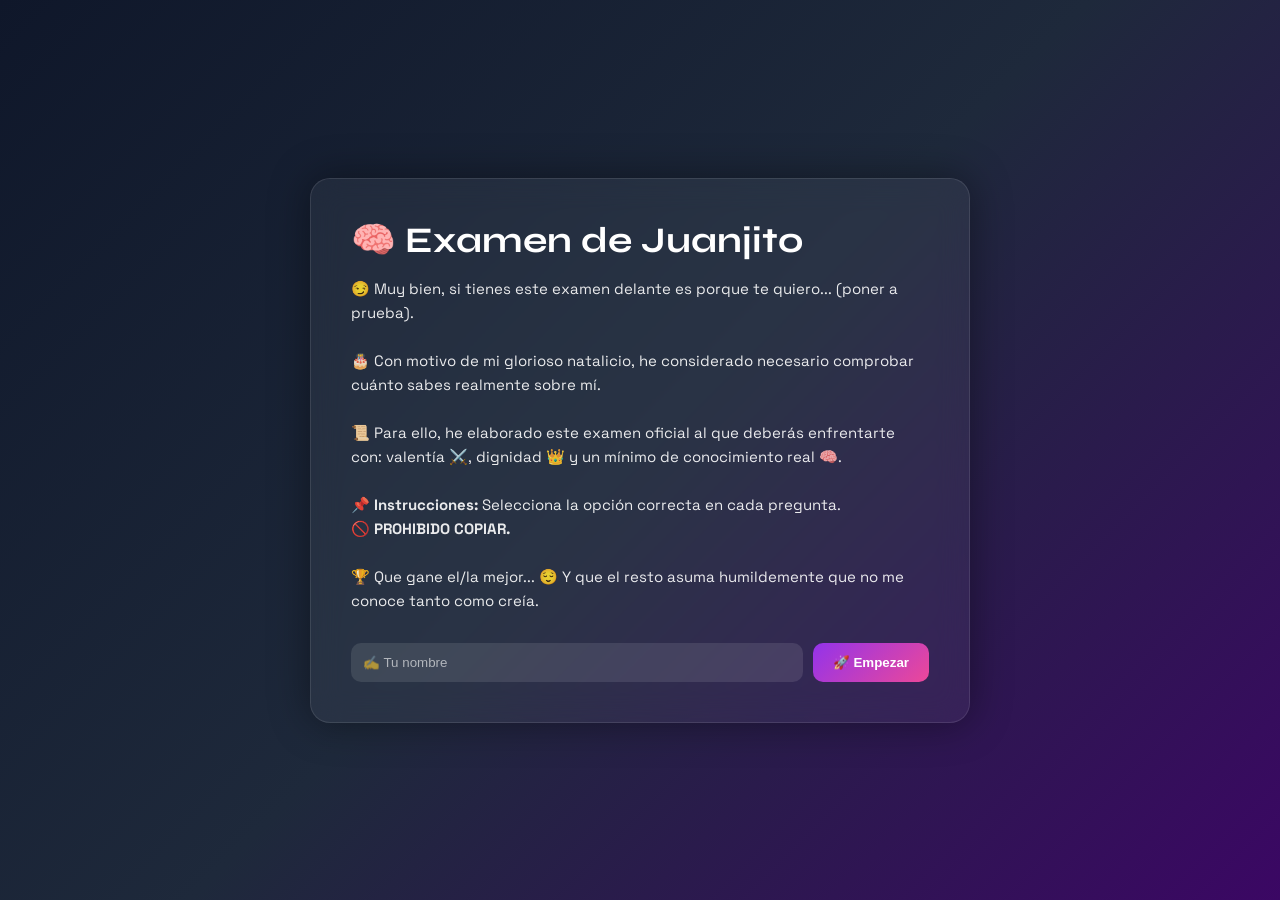
<file: index.html>
<!DOCTYPE html>
<html lang="es">
<head>
<meta charset="UTF-8">
<meta name="viewport" content="width=device-width, initial-scale=1.0">
<title>Inicio examen</title>

<link href="https://fonts.googleapis.com/css2?family=Space+Grotesk:wght@400;500;700&family=Syne:wght@700;800&display=swap" rel="stylesheet">

<style>
  * {
    margin: 0;
    padding: 0;
    box-sizing: border-box;
  }

  body {
    font-family: 'Space Grotesk', sans-serif;
    height: 100vh;
    background: linear-gradient(135deg, #0f172a, #1e293b, #3b0764);
    display: flex;
    align-items: center;
    justify-content: center;
    color: #fff;
  }

  .shell {
    width: 100%;
    max-width: 700px;
    padding: 20px;
  }

  .panel {
    background: rgba(255, 255, 255, 0.05);
    backdrop-filter: blur(15px);
    border-radius: 20px;
    padding: 40px;
    box-shadow: 0 0 40px rgba(0,0,0,0.4);
    border: 1px solid rgba(255,255,255,0.1);
    animation: fadeIn 1s ease;
  }

  @keyframes fadeIn {
    from { opacity: 0; transform: translateY(20px);}
    to { opacity: 1; transform: translateY(0);}
  }

  .eyebrow {
    font-size: 12px;
    letter-spacing: 2px;
    color: #a78bfa;
    margin-bottom: 10px;
  }

  h1 {
    font-family: 'Syne', Impact, Haettenschweiler, 'Arial Narrow Bold', sans-serif;
    font-size: 36px;
    margin-bottom: 15px;
  }

  .lead {
    font-size: 15px;
    line-height: 1.6;
    opacity: 0.9;
    margin-bottom: 30px;
  }

  .input-row {
    display: flex;
    gap: 10px;
  }

  input {
    flex: 1;
    padding: 12px;
    border-radius: 10px;
    border: none;
    outline: none;
    background: rgba(255,255,255,0.1);
    color: #fff;
  }

  input::placeholder {
    color: rgba(255,255,255,0.6);
  }

  button {
    padding: 12px 20px;
    border-radius: 10px;
    border: none;
    cursor: pointer;
    background: linear-gradient(135deg, #9333ea, #ec4899);
    color: white;
    font-weight: bold;
    transition: 0.3s;
  }

  button:hover {
    transform: scale(1.05);
    box-shadow: 0 0 15px rgba(236, 72, 153, 0.6);
  }

</style>
</head>

<body>
  <main class="shell">
    <section class="panel hero-panel">
      <h1>🧠 Examen de Juanjito</h1>

      <p class="lead">
        😏 Muy bien, si tienes este examen delante es porque te quiero... (poner a prueba).<br><br>

        🎂 Con motivo de mi glorioso natalicio, he considerado necesario comprobar cuánto sabes realmente sobre mí.<br><br>

        📜 Para ello, he elaborado este examen oficial al que deberás enfrentarte con:
        valentía ⚔️, dignidad 👑 y un mínimo de conocimiento real 🧠.<br><br>

        📌 <strong>Instrucciones:</strong> Selecciona la opción correcta en cada pregunta.<br>
        🚫 <strong>PROHIBIDO COPIAR.</strong><br><br>

        🏆 Que gane el/la mejor...  
        😌 Y que el resto asuma humildemente que no me conoce tanto como creía.
      </p>

      <div class="input-row">
        <input type="text" id="nombre" placeholder="✍️ Tu nombre" autocomplete="name">
        <button onclick="empezar()">🚀 Empezar</button>
      </div>

    </section>
  </main>

  <script>
    function empezar() {
      const nombre = document.getElementById("nombre").value.trim();

      if (!nombre) {
        alert("⚠️ Pon tu nombre");
        return;
      }

      localStorage.setItem("nombre", nombre);
      window.location.href = "examen.html";
    }
  </script>

</body>
</html>
</file>
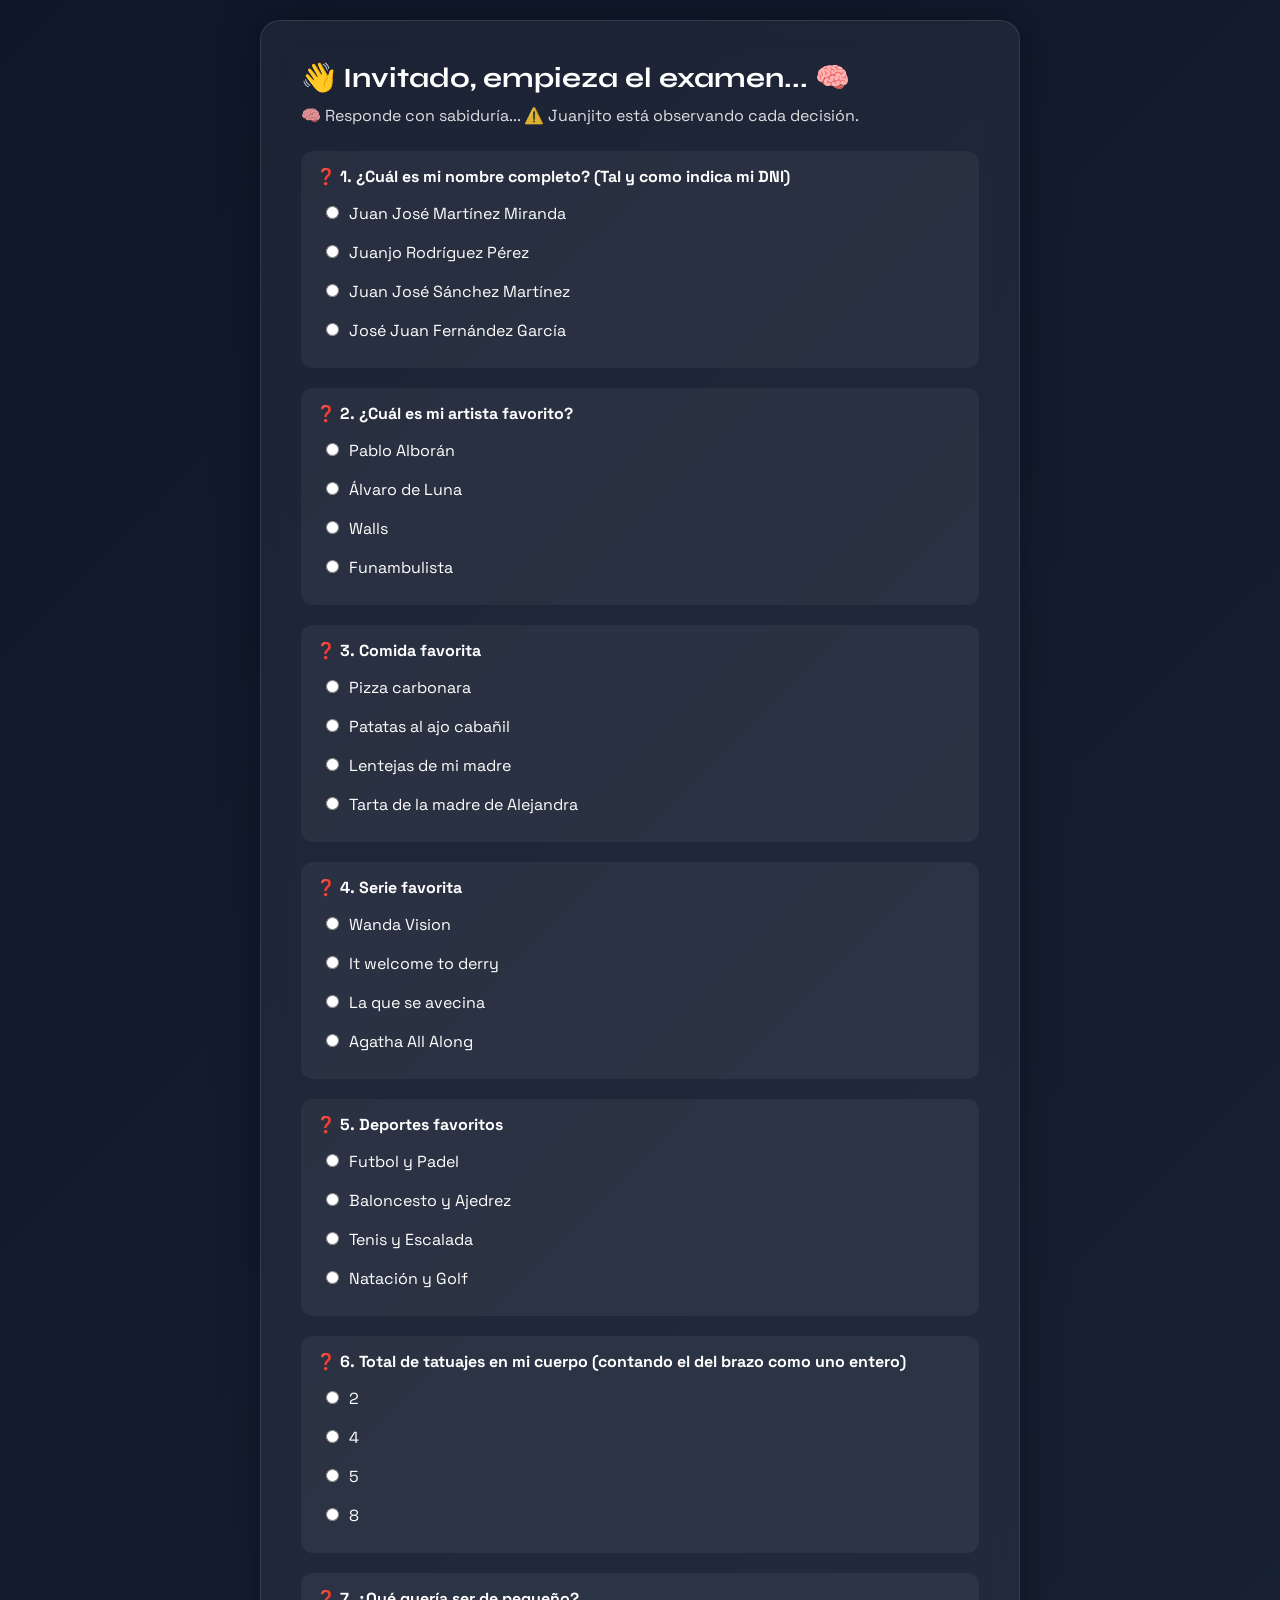
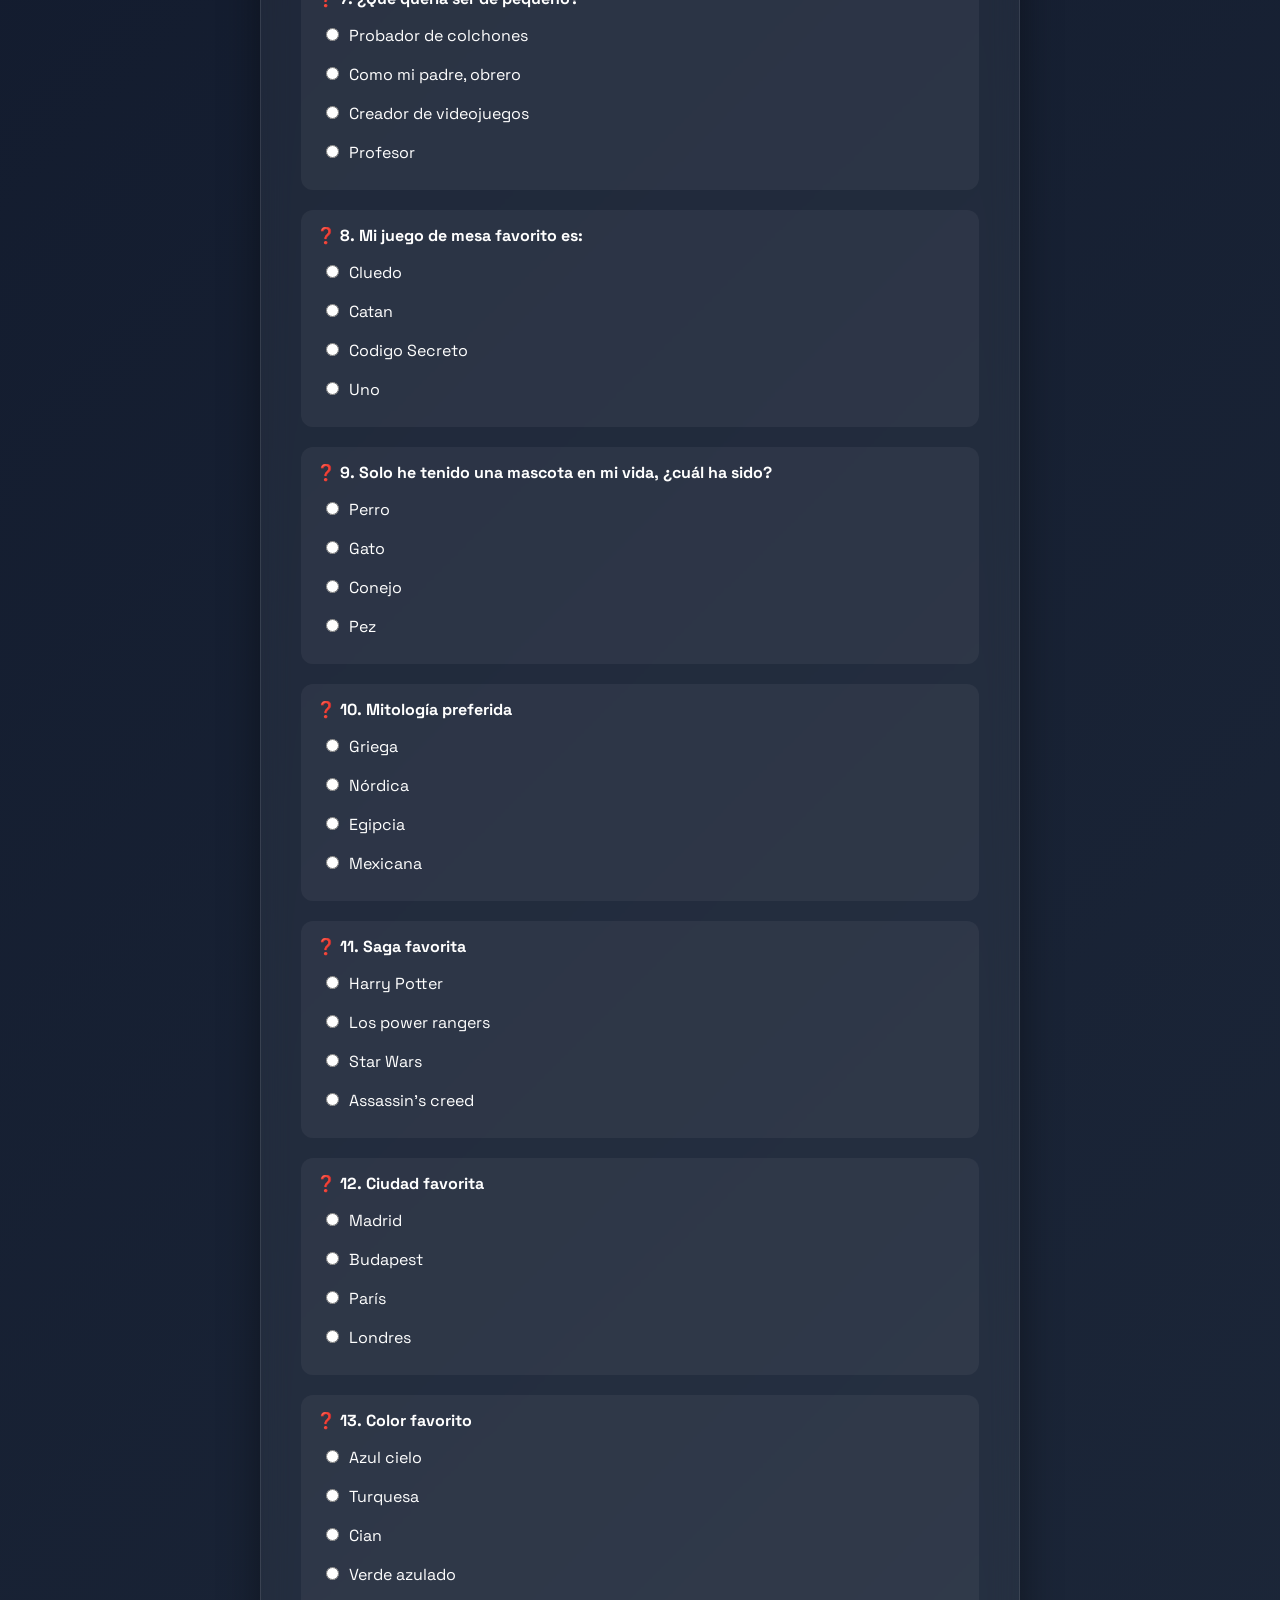
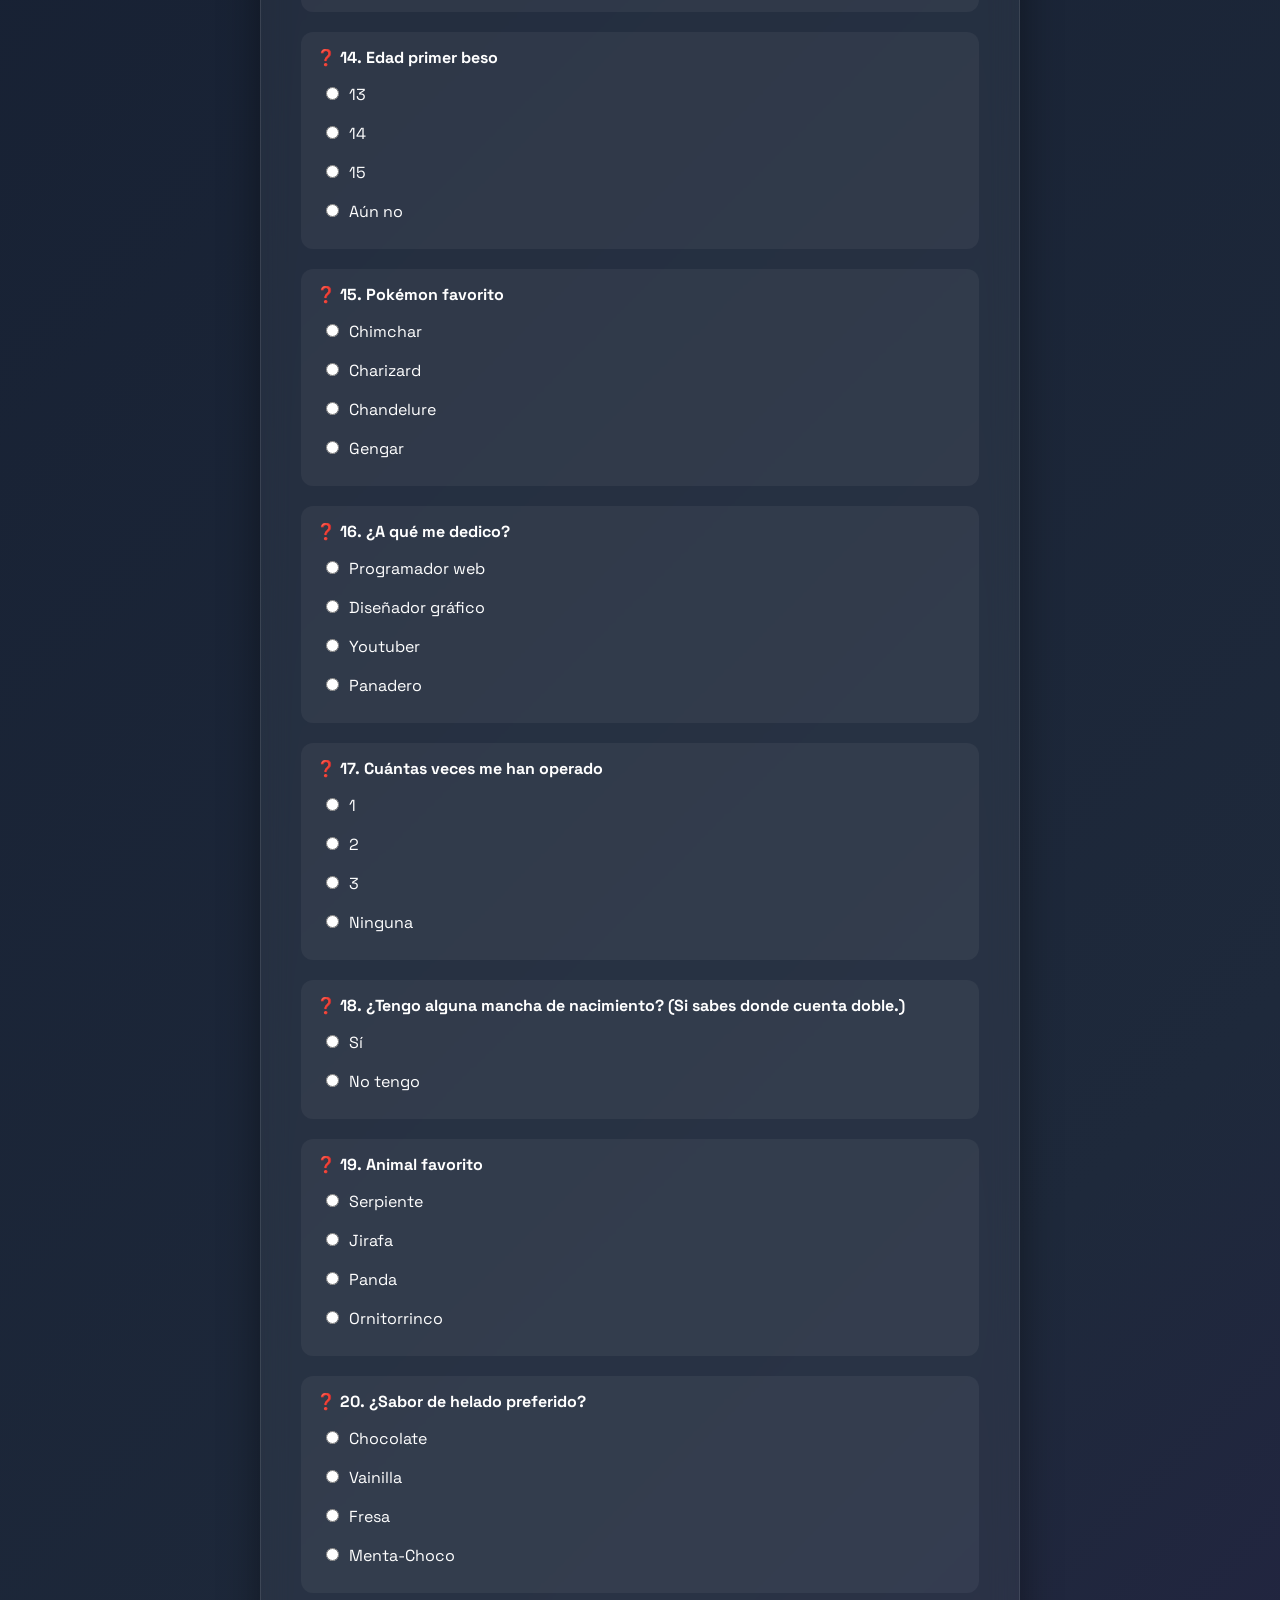
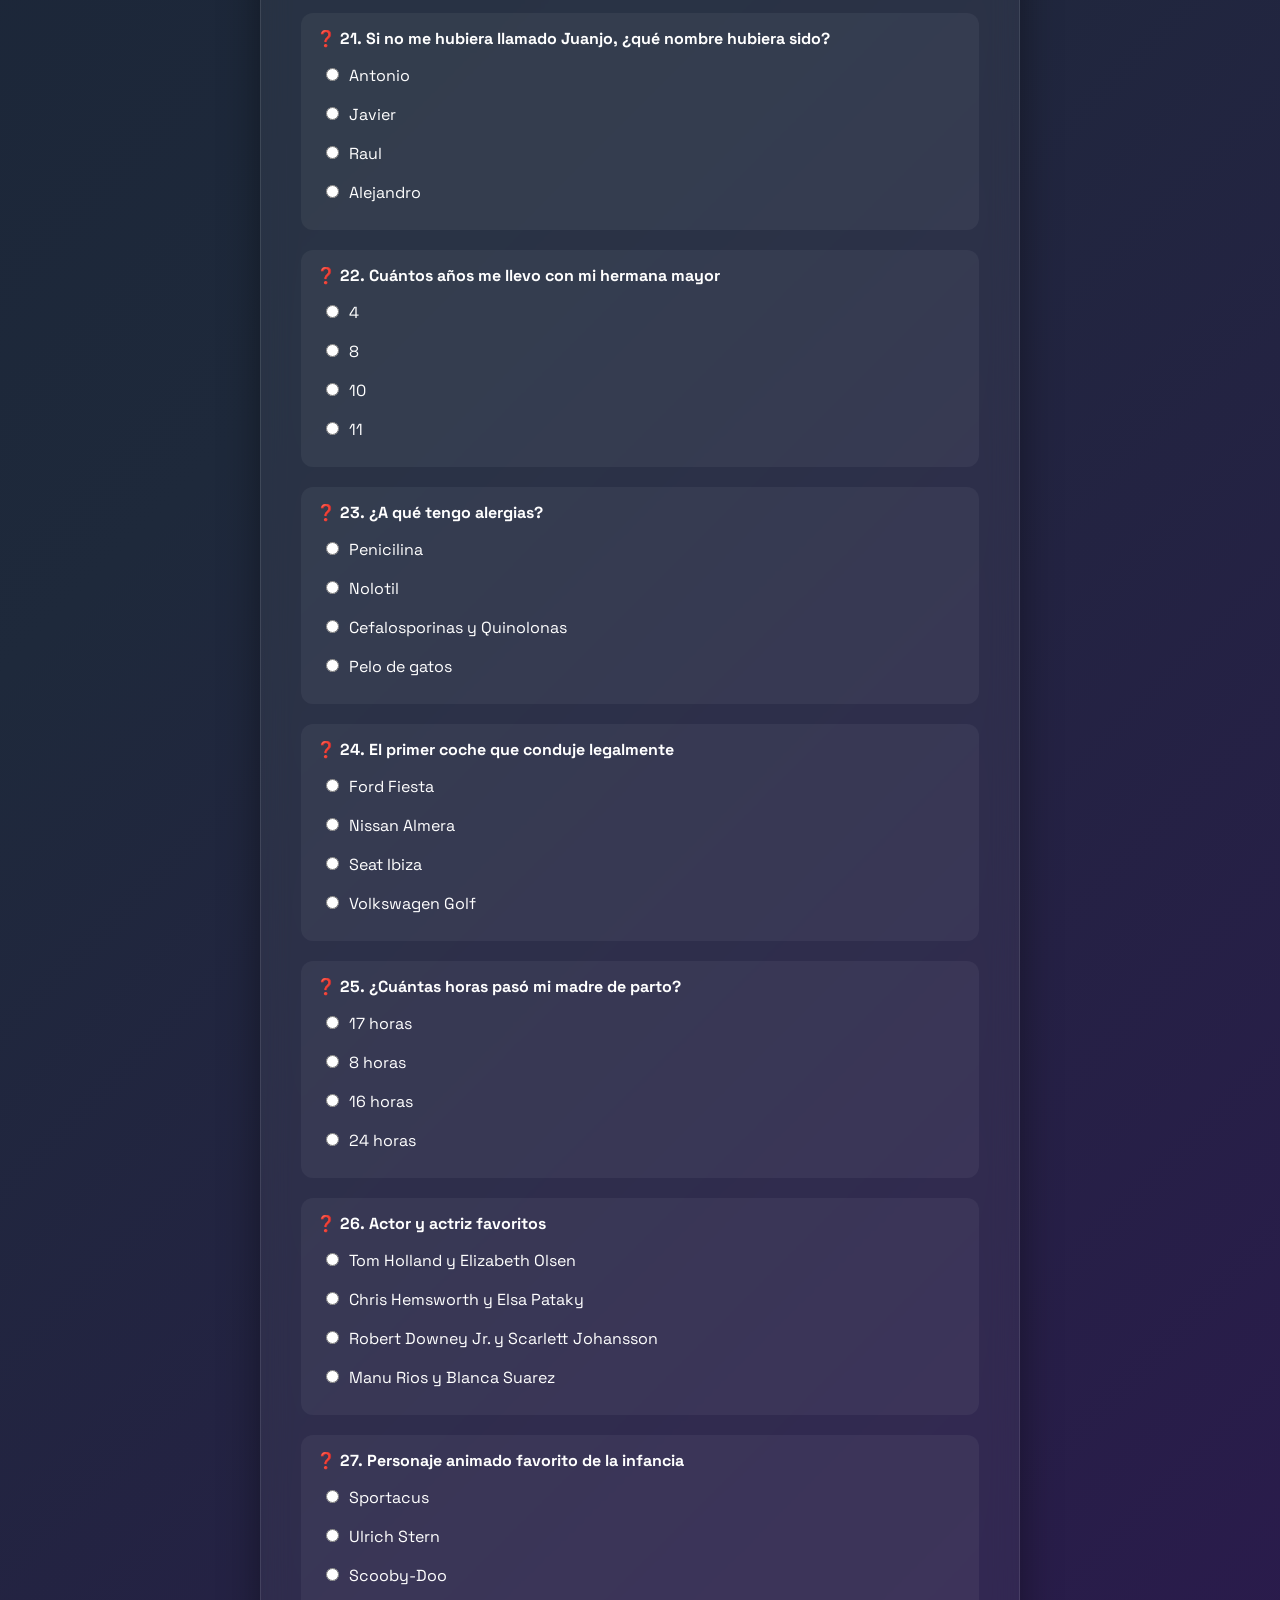
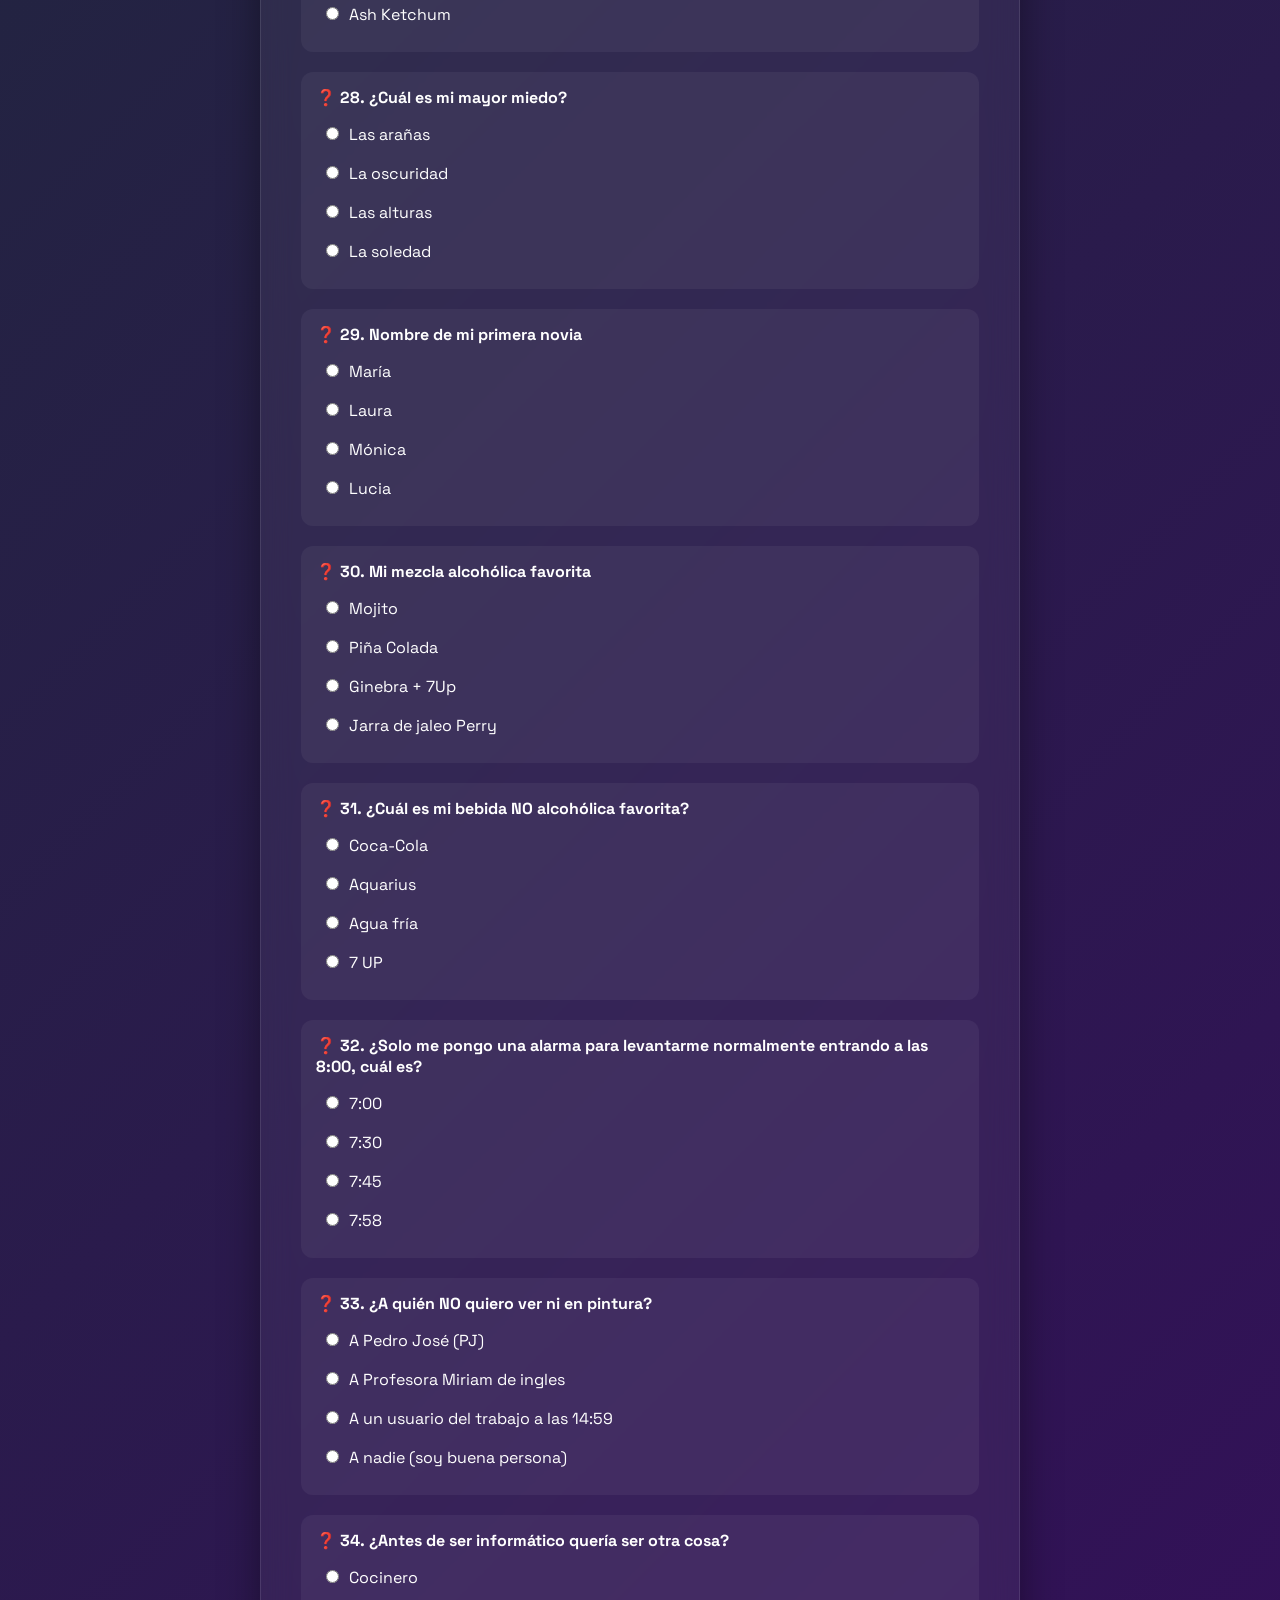
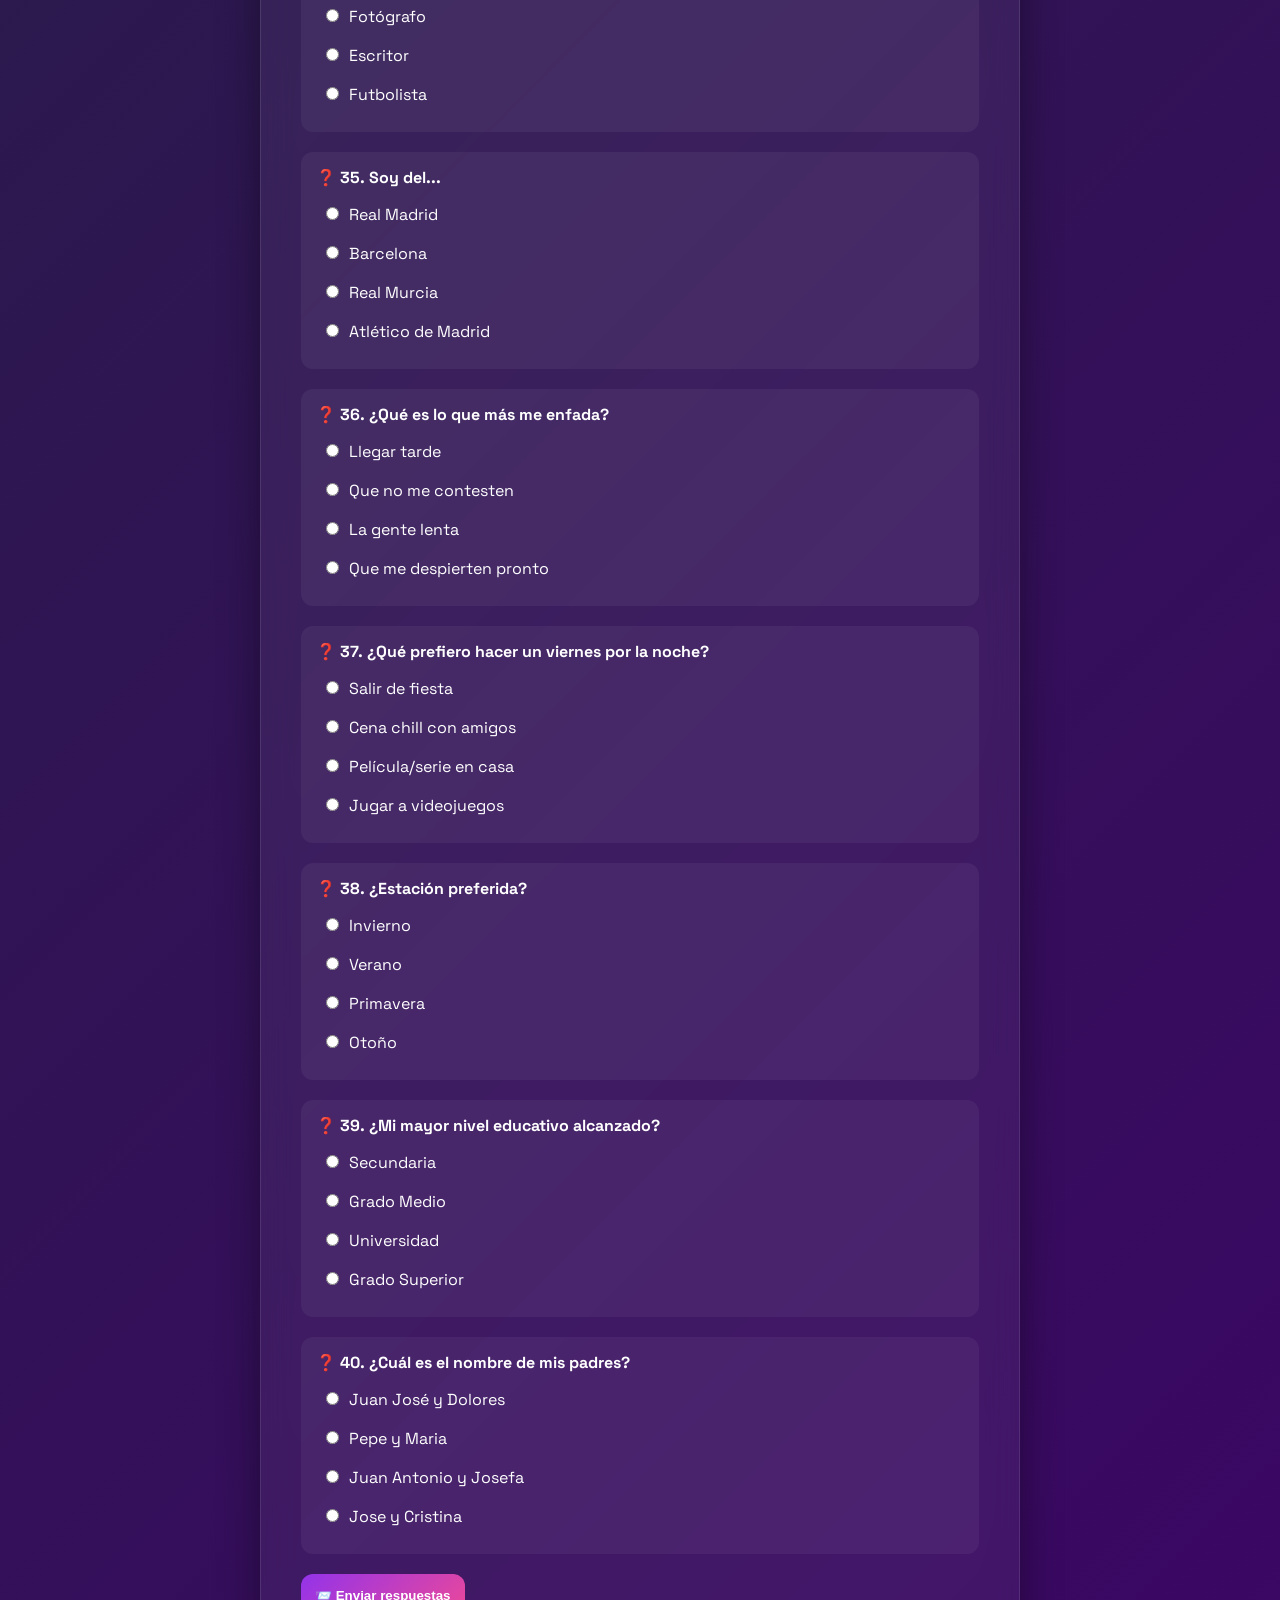
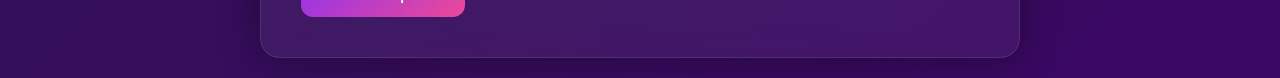
<file: examen.html>
<!DOCTYPE html>
<html lang="es">
<head>
<meta charset="UTF-8">
<meta name="viewport" content="width=device-width, initial-scale=1.0">
<title>Examen</title>

<link href="https://fonts.googleapis.com/css2?family=Space+Grotesk:wght@400;500;700&family=Syne:wght@700;800&display=swap" rel="stylesheet">

<style>
* { margin:0; padding:0; box-sizing:border-box; }

body {
  font-family: 'Space Grotesk', sans-serif;
  min-height: 100vh;
  background: linear-gradient(135deg, #0f172a, #1e293b, #3b0764);
  display: flex;
  align-items: center;
  justify-content: center;
  color: white;
}

.shell {
  width: 100%;
  max-width: 800px;
  padding: 20px;
}

.panel {
  background: rgba(255,255,255,0.05);
  backdrop-filter: blur(15px);
  border-radius: 20px;
  padding: 40px;
  border: 1px solid rgba(255,255,255,0.1);
  box-shadow: 0 0 40px rgba(0,0,0,0.4);
  animation: fadeIn 0.8s ease;
}

@keyframes fadeIn {
  from {opacity:0; transform:translateY(20px);}
  to {opacity:1; transform:translateY(0);}
}

.exam-topbar {
  display: flex;
  justify-content: flex-end;
  margin-bottom: 15px;
}

.status-pill {
  background: linear-gradient(135deg, #22c55e, #4ade80);
  padding: 6px 12px;
  border-radius: 999px;
  font-size: 12px;
  font-weight: bold;
  color: #022c22;
}

h2 {
  font-family: 'Syne', sans-serif;
  font-size: 28px;
  margin-bottom: 10px;
}

.lead {
  opacity: 0.85;
  margin-bottom: 25px;
}

form {
  display: flex;
  flex-direction: column;
  gap: 20px;
}

/* PREGUNTAS */
.question {
  padding: 15px;
  border-radius: 12px;
  background: rgba(255,255,255,0.05);
}

.question h3 {
  font-size: 16px;
  margin-bottom: 10px;
}

/* OPCIONES */
label {
  display: block;
  margin-bottom: 6px;
  cursor: pointer;
  padding: 6px 10px;
  border-radius: 8px;
  transition: 0.2s;
}

label:hover {
  background: rgba(255,255,255,0.1);
}

input[type="radio"] {
  margin-right: 6px;
}

/* BOTÓN */
button {
  margin-top: 20px;
  padding: 14px;
  border: none;
  border-radius: 12px;
  background: linear-gradient(135deg, #9333ea, #ec4899);
  color: white;
  font-weight: bold;
  cursor: pointer;
  transition: 0.3s;
}

button:hover {
  transform: scale(1.05);
  box-shadow: 0 0 15px rgba(236,72,153,0.6);
}
</style>
</head>

<body>
  <main class="shell">
    <section class="panel">
        
      <h2 id="bienvenida">👋 Bienvenido...</h2>

      <p class="lead">
        🧠 Responde con sabiduría...  
        ⚠️ Juanjito está observando cada decisión.
      </p>

      <form id="examenForm"></form>

      <button type="submit" form="examenForm">📨 Enviar respuestas</button>

    </section>
  </main>

  <script src="script.js"></script>
</body>
</html>
</file>
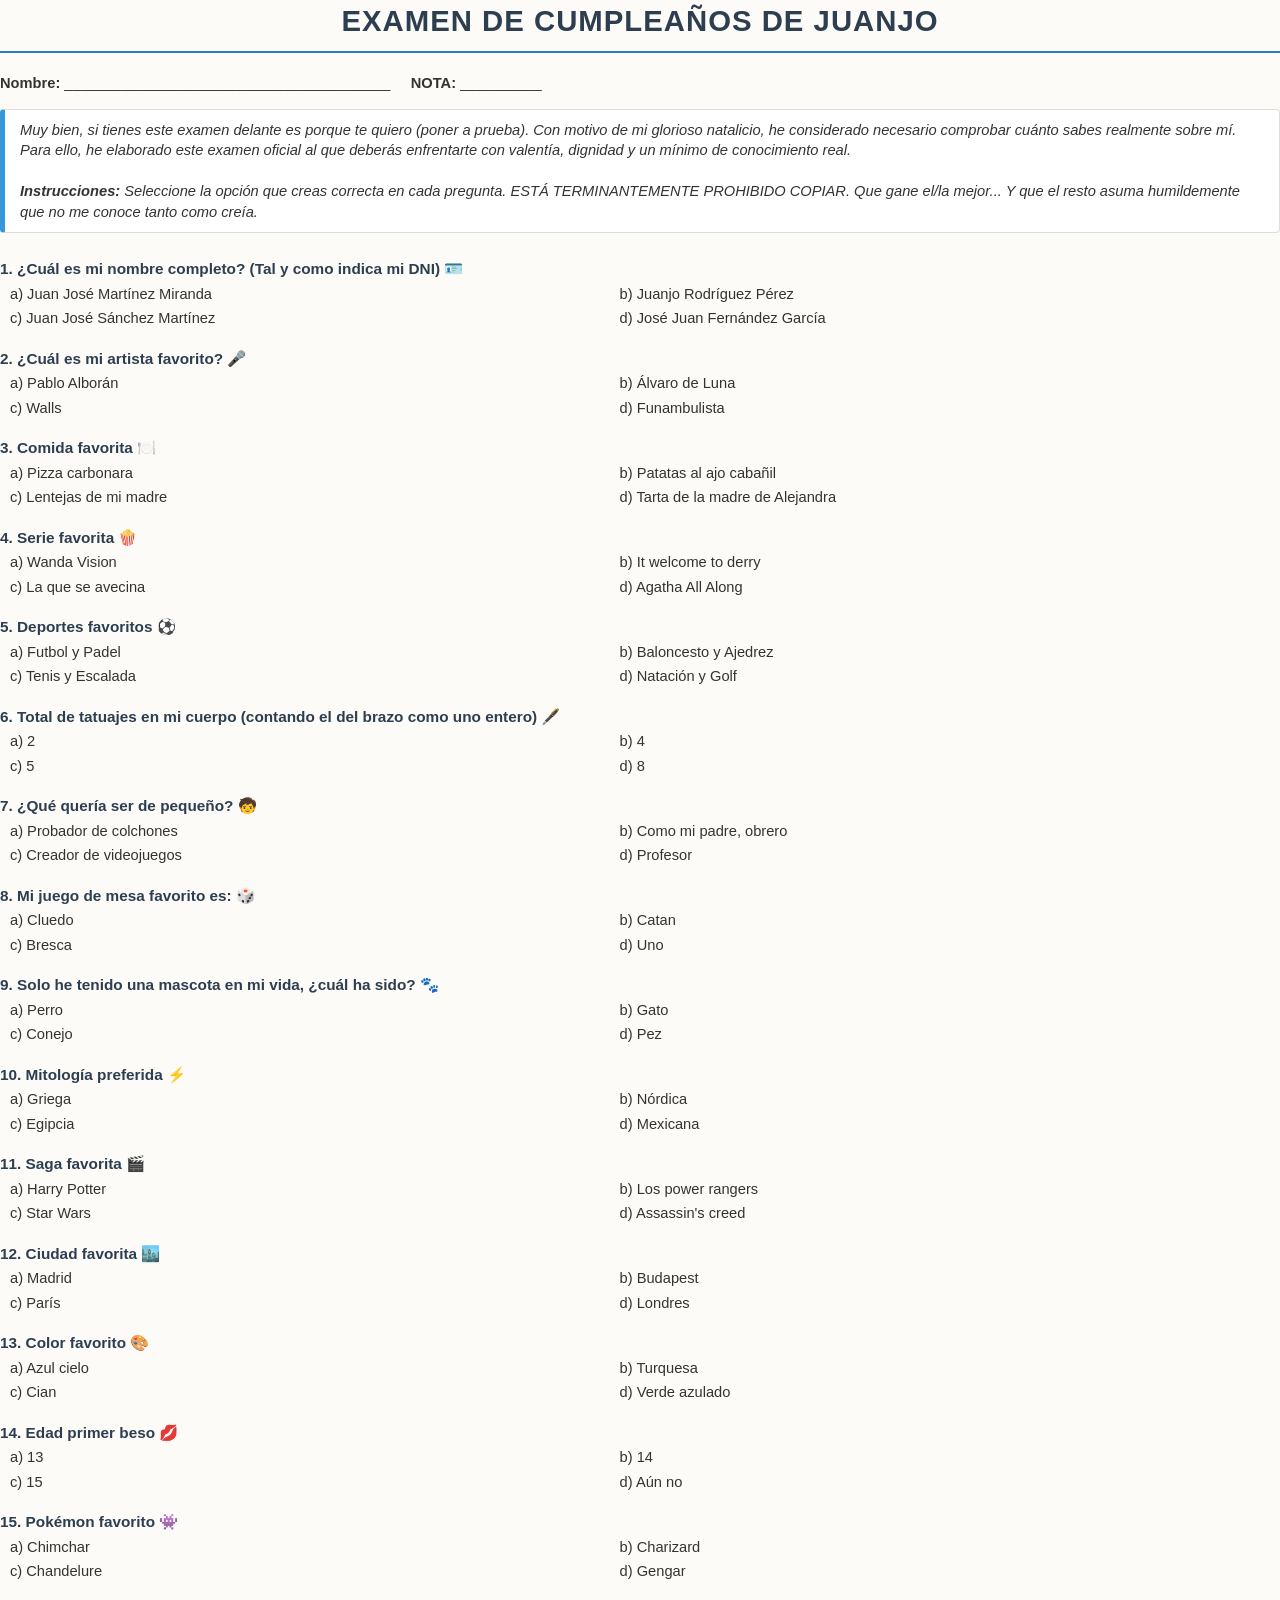
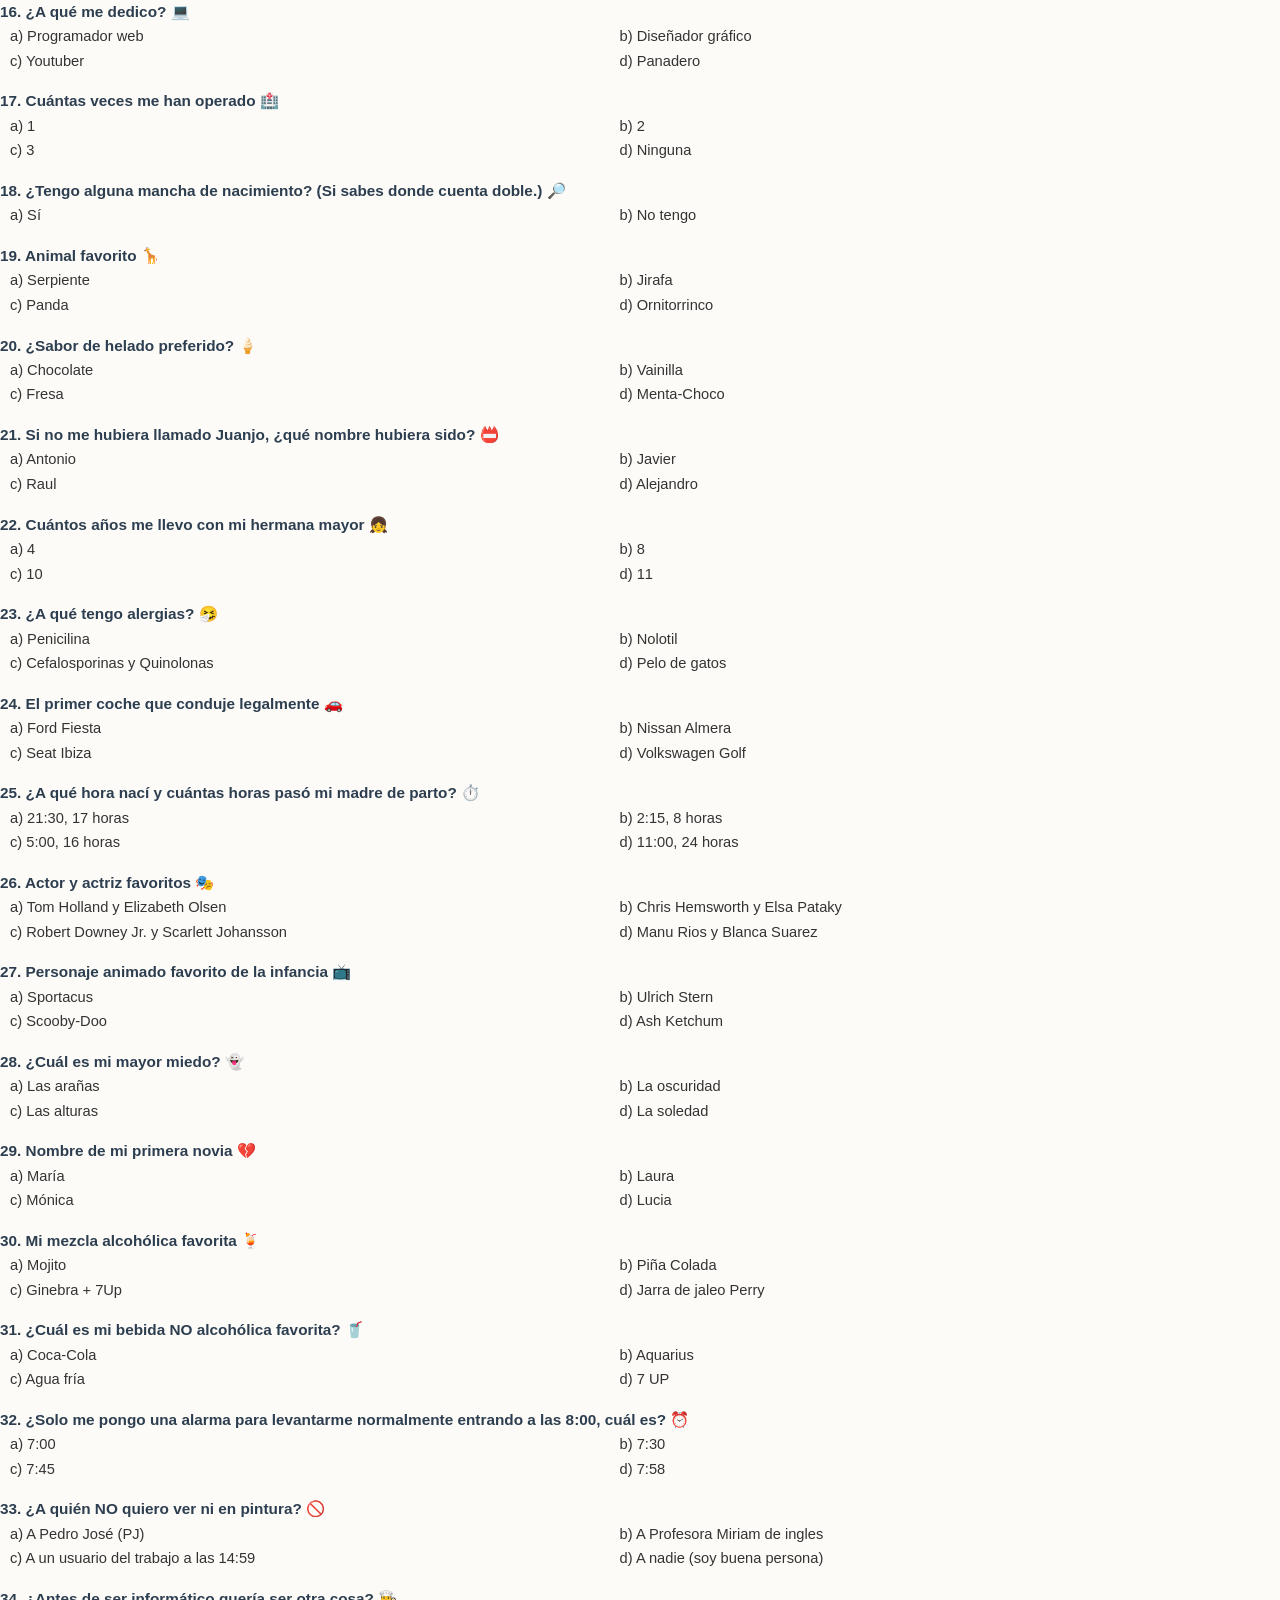
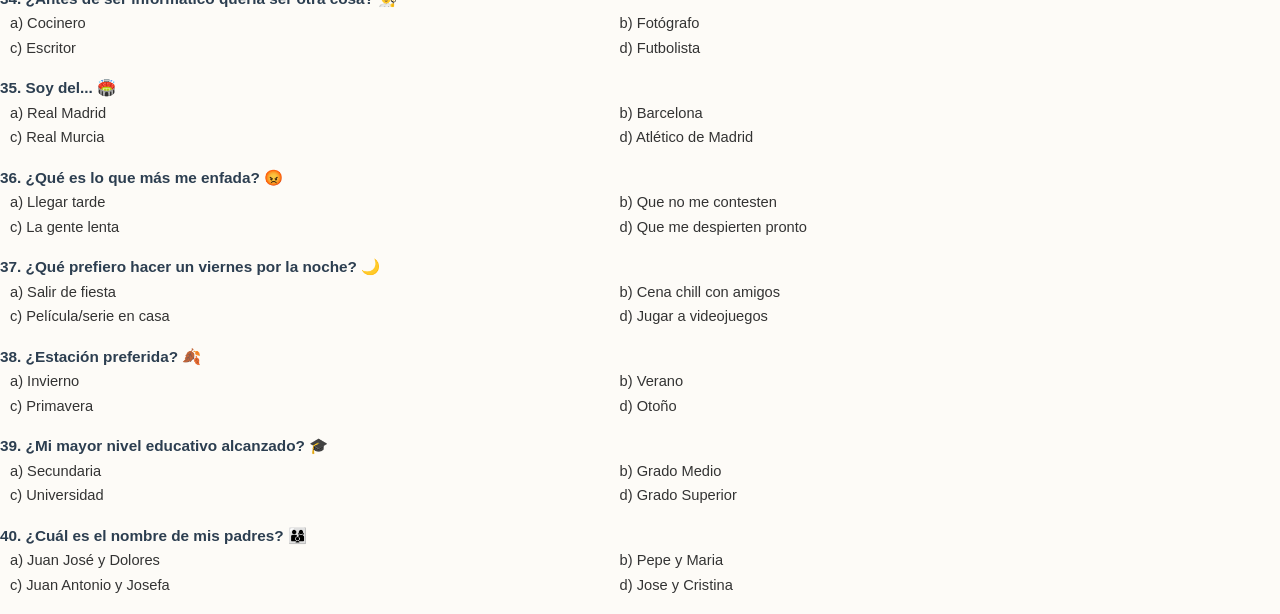
<file: examen_juanjo_v4.html>
<!DOCTYPE html>
<html lang="es">
<head>
    <meta charset="UTF-8">
    <style>
        @page {
            size: A4;
            margin: 20mm 15mm;
            background-color: #fdfbf7;
        }
        body {
            font-family: 'Segoe UI', Tahoma, Geneva, Verdana, sans-serif;
            color: #333;
            line-height: 1.4;
            margin: 0;
            font-size: 11pt;
            background-color: #fdfbf7;
        }
        .header {
            text-align: center;
            border-bottom: 2px solid #2980b9;
            margin-bottom: 20px;
            padding-bottom: 10px;
        }
        h1 {
            color: #2c3e50;
            margin: 0;
            font-size: 22pt;
            letter-spacing: 1px;
        }
        .info-row {
            margin: 15px 0;
            display: block;
        }
        .intro-box {
            background-color: #ffffff;
            border: 1px solid #ddd;
            border-left: 5px solid #3498db;
            padding: 10px 15px;
            margin-bottom: 25px;
            font-style: italic;
            border-radius: 4px;
        }
        .question-container {
            margin-bottom: 15px;
            page-break-inside: avoid;
        }
        .question-text {
            font-weight: bold;
            display: block;
            margin-bottom: 4px;
            color: #2c3e50;
            font-size: 11.5pt;
        }
        .options-grid {
            margin-left: 10px;
        }
        .option {
            display: inline-block;
            width: 48%;
            margin-bottom: 4px;
        }
    </style>
</head>
<body>
    <div class="header">
        <h1>EXAMEN DE CUMPLEAÑOS DE JUANJO</h1>
    </div>

    <div class="info-row">
        <strong>Nombre:</strong> ________________________________________ &nbsp;&nbsp;&nbsp; 
        <strong>NOTA:</strong> __________
    </div>

    <div class="intro-box">
        Muy bien, si tienes este examen delante es porque te quiero (poner a prueba). Con motivo de mi glorioso natalicio, he considerado necesario comprobar cuánto sabes realmente sobre mí. Para ello, he elaborado este examen oficial al que deberás enfrentarte con valentía, dignidad y un mínimo de conocimiento real.<br><br>
        <strong>Instrucciones:</strong> Seleccione la opción que creas correcta en cada pregunta. ESTÁ TERMINANTEMENTE PROHIBIDO COPIAR. Que gane el/la mejor... Y que el resto asuma humildemente que no me conoce tanto como creía.
    </div>

    <div class="questions-list">

        <div class="question-container">
            <span class="question-text">1. ¿Cuál es mi nombre completo? (Tal y como indica mi DNI) 🪪</span>
            <div class="options-grid">
    <div class="option">a) Juan José Martínez Miranda</div><div class="option">b) Juanjo Rodríguez Pérez</div><div class="option">c) Juan José Sánchez Martínez</div><div class="option">d) José Juan Fernández García</div>
            </div>
        </div>
    
        <div class="question-container">
            <span class="question-text">2. ¿Cuál es mi artista favorito? 🎤</span>
            <div class="options-grid">
    <div class="option">a) Pablo Alborán</div><div class="option">b) Álvaro de Luna</div><div class="option">c) Walls</div><div class="option">d) Funambulista</div>
            </div>
        </div>
    
        <div class="question-container">
            <span class="question-text">3. Comida favorita 🍽️</span>
            <div class="options-grid">
    <div class="option">a) Pizza carbonara</div><div class="option">b) Patatas al ajo cabañil</div><div class="option">c) Lentejas de mi madre</div><div class="option">d) Tarta de la madre de Alejandra</div>
            </div>
        </div>
    
        <div class="question-container">
            <span class="question-text">4. Serie favorita 🍿</span>
            <div class="options-grid">
    <div class="option">a) Wanda Vision</div><div class="option">b) It welcome to derry</div><div class="option">c) La que se avecina</div><div class="option">d) Agatha All Along</div>
            </div>
        </div>
    
        <div class="question-container">
            <span class="question-text">5. Deportes favoritos ⚽</span>
            <div class="options-grid">
    <div class="option">a) Futbol y Padel</div><div class="option">b) Baloncesto y Ajedrez</div><div class="option">c) Tenis y Escalada</div><div class="option">d) Natación y Golf</div>
            </div>
        </div>
    
        <div class="question-container">
            <span class="question-text">6. Total de tatuajes en mi cuerpo (contando el del brazo como uno entero) 🖋️</span>
            <div class="options-grid">
    <div class="option">a) 2</div><div class="option">b) 4</div><div class="option">c) 5</div><div class="option">d) 8</div>
            </div>
        </div>
    
        <div class="question-container">
            <span class="question-text">7. ¿Qué quería ser de pequeño? 🧒</span>
            <div class="options-grid">
    <div class="option">a) Probador de colchones</div><div class="option">b) Como mi padre, obrero</div><div class="option">c) Creador de videojuegos</div><div class="option">d) Profesor</div>
            </div>
        </div>
    
        <div class="question-container">
            <span class="question-text">8. Mi juego de mesa favorito es: 🎲</span>
            <div class="options-grid">
    <div class="option">a) Cluedo</div><div class="option">b) Catan</div><div class="option">c) Bresca</div><div class="option">d) Uno</div>
            </div>
        </div>
    
        <div class="question-container">
            <span class="question-text">9. Solo he tenido una mascota en mi vida, ¿cuál ha sido? 🐾</span>
            <div class="options-grid">
    <div class="option">a) Perro</div><div class="option">b) Gato</div><div class="option">c) Conejo</div><div class="option">d) Pez</div>
            </div>
        </div>
    
        <div class="question-container">
            <span class="question-text">10. Mitología preferida ⚡</span>
            <div class="options-grid">
    <div class="option">a) Griega</div><div class="option">b) Nórdica</div><div class="option">c) Egipcia</div><div class="option">d) Mexicana</div>
            </div>
        </div>
    
        <div class="question-container">
            <span class="question-text">11. Saga favorita 🎬</span>
            <div class="options-grid">
    <div class="option">a) Harry Potter</div><div class="option">b) Los power rangers</div><div class="option">c) Star Wars</div><div class="option">d) Assassin's creed</div>
            </div>
        </div>
    
        <div class="question-container">
            <span class="question-text">12. Ciudad favorita 🏙️</span>
            <div class="options-grid">
    <div class="option">a) Madrid</div><div class="option">b) Budapest</div><div class="option">c) París</div><div class="option">d) Londres</div>
            </div>
        </div>
    
        <div class="question-container">
            <span class="question-text">13. Color favorito 🎨</span>
            <div class="options-grid">
    <div class="option">a) Azul cielo</div><div class="option">b) Turquesa</div><div class="option">c) Cian</div><div class="option">d) Verde azulado</div>
            </div>
        </div>
    
        <div class="question-container">
            <span class="question-text">14. Edad primer beso 💋</span>
            <div class="options-grid">
    <div class="option">a) 13</div><div class="option">b) 14</div><div class="option">c) 15</div><div class="option">d) Aún no</div>
            </div>
        </div>
    
        <div class="question-container">
            <span class="question-text">15. Pokémon favorito 👾</span>
            <div class="options-grid">
    <div class="option">a) Chimchar</div><div class="option">b) Charizard</div><div class="option">c) Chandelure</div><div class="option">d) Gengar</div>
            </div>
        </div>
    
        <div class="question-container">
            <span class="question-text">16. ¿A qué me dedico? 💻</span>
            <div class="options-grid">
    <div class="option">a) Programador web</div><div class="option">b) Diseñador gráfico</div><div class="option">c) Youtuber</div><div class="option">d) Panadero</div>
            </div>
        </div>
    
        <div class="question-container">
            <span class="question-text">17. Cuántas veces me han operado 🏥</span>
            <div class="options-grid">
    <div class="option">a) 1</div><div class="option">b) 2</div><div class="option">c) 3</div><div class="option">d) Ninguna</div>
            </div>
        </div>
    
        <div class="question-container">
            <span class="question-text">18. ¿Tengo alguna mancha de nacimiento? (Si sabes donde cuenta doble.) 🔎</span>
            <div class="options-grid">
    <div class="option">a) Sí</div><div class="option">b) No tengo</div>
            </div>
        </div>
    
        <div class="question-container">
            <span class="question-text">19. Animal favorito 🦒</span>
            <div class="options-grid">
    <div class="option">a) Serpiente</div><div class="option">b) Jirafa</div><div class="option">c) Panda</div><div class="option">d) Ornitorrinco</div>
            </div>
        </div>
    
        <div class="question-container">
            <span class="question-text">20. ¿Sabor de helado preferido? 🍦</span>
            <div class="options-grid">
    <div class="option">a) Chocolate</div><div class="option">b) Vainilla</div><div class="option">c) Fresa</div><div class="option">d) Menta-Choco</div>
            </div>
        </div>
    
        <div class="question-container">
            <span class="question-text">21. Si no me hubiera llamado Juanjo, ¿qué nombre hubiera sido? 📛</span>
            <div class="options-grid">
    <div class="option">a) Antonio</div><div class="option">b) Javier</div><div class="option">c) Raul</div><div class="option">d) Alejandro</div>
            </div>
        </div>
    
        <div class="question-container">
            <span class="question-text">22. Cuántos años me llevo con mi hermana mayor 👧</span>
            <div class="options-grid">
    <div class="option">a) 4</div><div class="option">b) 8</div><div class="option">c) 10</div><div class="option">d) 11</div>
            </div>
        </div>
    
        <div class="question-container">
            <span class="question-text">23. ¿A qué tengo alergias? 🤧</span>
            <div class="options-grid">
    <div class="option">a) Penicilina</div><div class="option">b) Nolotil</div><div class="option">c) Cefalosporinas y Quinolonas</div><div class="option">d) Pelo de gatos</div>
            </div>
        </div>
    
        <div class="question-container">
            <span class="question-text">24. El primer coche que conduje legalmente 🚗</span>
            <div class="options-grid">
    <div class="option">a) Ford Fiesta</div><div class="option">b) Nissan Almera</div><div class="option">c) Seat Ibiza</div><div class="option">d) Volkswagen Golf</div>
            </div>
        </div>
    
        <div class="question-container">
            <span class="question-text">25. ¿A qué hora nací y cuántas horas pasó mi madre de parto? ⏱️</span>
            <div class="options-grid">
    <div class="option">a) 21:30, 17 horas</div><div class="option">b) 2:15, 8 horas</div><div class="option">c) 5:00, 16 horas</div><div class="option">d) 11:00, 24 horas</div>
            </div>
        </div>
    
        <div class="question-container">
            <span class="question-text">26. Actor y actriz favoritos 🎭</span>
            <div class="options-grid">
    <div class="option">a) Tom Holland y Elizabeth Olsen</div><div class="option">b) Chris Hemsworth y Elsa Pataky</div><div class="option">c) Robert Downey Jr. y Scarlett Johansson</div><div class="option">d) Manu Rios y Blanca Suarez</div>
            </div>
        </div>
    
        <div class="question-container">
            <span class="question-text">27. Personaje animado favorito de la infancia 📺</span>
            <div class="options-grid">
    <div class="option">a) Sportacus</div><div class="option">b) Ulrich Stern</div><div class="option">c) Scooby-Doo</div><div class="option">d) Ash Ketchum</div>
            </div>
        </div>
    
        <div class="question-container">
            <span class="question-text">28. ¿Cuál es mi mayor miedo? 👻</span>
            <div class="options-grid">
    <div class="option">a) Las arañas</div><div class="option">b) La oscuridad</div><div class="option">c) Las alturas</div><div class="option">d) La soledad</div>
            </div>
        </div>
    
        <div class="question-container">
            <span class="question-text">29. Nombre de mi primera novia 💔</span>
            <div class="options-grid">
    <div class="option">a) María</div><div class="option">b) Laura</div><div class="option">c) Mónica</div><div class="option">d) Lucia</div>
            </div>
        </div>
    
        <div class="question-container">
            <span class="question-text">30. Mi mezcla alcohólica favorita 🍹</span>
            <div class="options-grid">
    <div class="option">a) Mojito</div><div class="option">b) Piña Colada</div><div class="option">c) Ginebra + 7Up</div><div class="option">d) Jarra de jaleo Perry</div>
            </div>
        </div>
    
        <div class="question-container">
            <span class="question-text">31. ¿Cuál es mi bebida NO alcohólica favorita? 🥤</span>
            <div class="options-grid">
    <div class="option">a) Coca-Cola</div><div class="option">b) Aquarius</div><div class="option">c) Agua fría</div><div class="option">d) 7 UP</div>
            </div>
        </div>
    
        <div class="question-container">
            <span class="question-text">32. ¿Solo me pongo una alarma para levantarme normalmente entrando a las 8:00, cuál es? ⏰</span>
            <div class="options-grid">
    <div class="option">a) 7:00</div><div class="option">b) 7:30</div><div class="option">c) 7:45</div><div class="option">d) 7:58</div>
            </div>
        </div>
    
        <div class="question-container">
            <span class="question-text">33. ¿A quién NO quiero ver ni en pintura? 🚫</span>
            <div class="options-grid">
    <div class="option">a) A Pedro José (PJ)</div><div class="option">b) A Profesora Miriam de ingles</div><div class="option">c) A un usuario del trabajo a las 14:59</div><div class="option">d) A nadie (soy buena persona)</div>
            </div>
        </div>
    
        <div class="question-container">
            <span class="question-text">34. ¿Antes de ser informático quería ser otra cosa? 👨‍🍳</span>
            <div class="options-grid">
    <div class="option">a) Cocinero</div><div class="option">b) Fotógrafo</div><div class="option">c) Escritor</div><div class="option">d) Futbolista</div>
            </div>
        </div>
    
        <div class="question-container">
            <span class="question-text">35. Soy del... 🏟️</span>
            <div class="options-grid">
    <div class="option">a) Real Madrid</div><div class="option">b) Barcelona</div><div class="option">c) Real Murcia</div><div class="option">d) Atlético de Madrid</div>
            </div>
        </div>
    
        <div class="question-container">
            <span class="question-text">36. ¿Qué es lo que más me enfada? 😡</span>
            <div class="options-grid">
    <div class="option">a) Llegar tarde</div><div class="option">b) Que no me contesten</div><div class="option">c) La gente lenta</div><div class="option">d) Que me despierten pronto</div>
            </div>
        </div>
    
        <div class="question-container">
            <span class="question-text">37. ¿Qué prefiero hacer un viernes por la noche? 🌙</span>
            <div class="options-grid">
    <div class="option">a) Salir de fiesta</div><div class="option">b) Cena chill con amigos</div><div class="option">c) Película/serie en casa</div><div class="option">d) Jugar a videojuegos</div>
            </div>
        </div>
    
        <div class="question-container">
            <span class="question-text">38. ¿Estación preferida? 🍂</span>
            <div class="options-grid">
    <div class="option">a) Invierno</div><div class="option">b) Verano</div><div class="option">c) Primavera</div><div class="option">d) Otoño</div>
            </div>
        </div>
    
        <div class="question-container">
            <span class="question-text">39. ¿Mi mayor nivel educativo alcanzado? 🎓</span>
            <div class="options-grid">
    <div class="option">a) Secundaria</div><div class="option">b) Grado Medio</div><div class="option">c) Universidad</div><div class="option">d) Grado Superior</div>
            </div>
        </div>
    
        <div class="question-container">
            <span class="question-text">40. ¿Cuál es el nombre de mis padres? 👨‍👩‍👦</span>
            <div class="options-grid">
    <div class="option">a) Juan José y Dolores</div><div class="option">b) Pepe y Maria</div><div class="option">c) Juan Antonio y Josefa</div><div class="option">d) Jose y Cristina</div>
            </div>
        </div>
    
    </div>
</body>
</html>
</file>
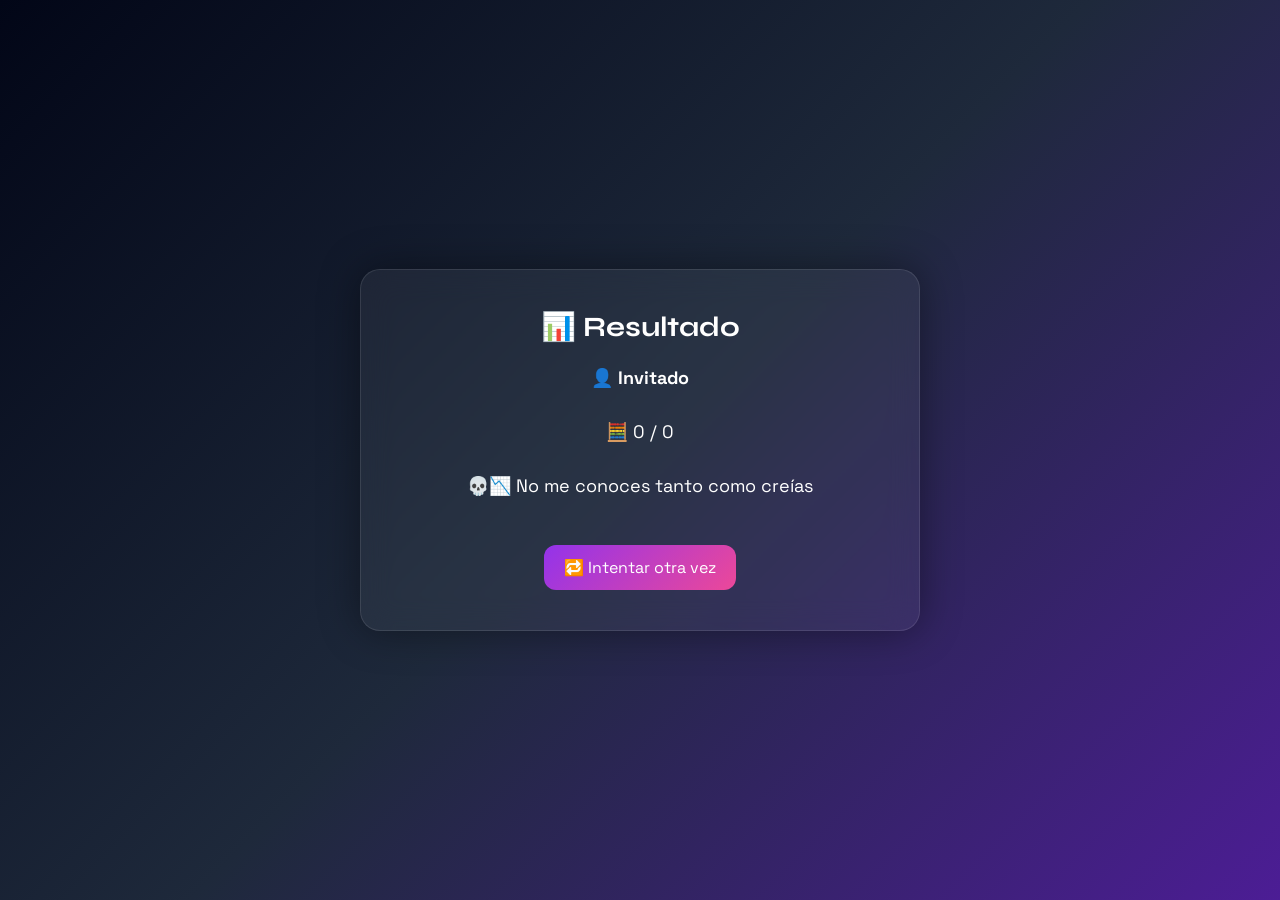
<file: nota.html>
<!DOCTYPE html>
<html lang="es">
<head>
<meta charset="UTF-8">
<meta name="viewport" content="width=device-width, initial-scale=1.0">
<title>Resultado</title>

<link href="https://fonts.googleapis.com/css2?family=Space+Grotesk:wght@400;500;700&family=Syne:wght@700;800&display=swap" rel="stylesheet">

<style>
* { margin:0; padding:0; box-sizing:border-box; }

body {
  font-family: 'Space Grotesk', sans-serif;
  height: 100vh;
  background: linear-gradient(135deg, #020617, #1e293b, #4c1d95);
  display: flex;
  align-items: center;
  justify-content: center;
  color: white;
}

.shell {
  width: 100%;
  max-width: 600px;
  padding: 20px;
}

.panel {
  background: rgba(255,255,255,0.05);
  backdrop-filter: blur(15px);
  border-radius: 20px;
  padding: 40px;
  text-align: center;
  border: 1px solid rgba(255,255,255,0.1);
  box-shadow: 0 0 40px rgba(0,0,0,0.4);
  animation: fadeIn 0.8s ease;
}

@keyframes fadeIn {
  from {opacity:0; transform:translateY(20px);}
  to {opacity:1; transform:translateY(0);}
}

.eyebrow {
  font-size: 12px;
  letter-spacing: 2px;
  color: #a78bfa;
  margin-bottom: 10px;
}

h1 {
  font-family: 'Syne', sans-serif;
  font-size: 28px;
  margin-bottom: 20px;
}

.result-box {
  font-size: 18px;
  margin-bottom: 25px;
  line-height: 1.5;
}

/* MENSAJE VISUAL */
.badge {
  display: inline-block;
  padding: 8px 14px;
  border-radius: 999px;
  font-weight: bold;
  margin-top: 10px;
}

/* COLORES DINÁMICOS */
.good { background: #22c55e; color:#022c22; }
.mid { background: #facc15; color:#422006; }
.bad { background: #ef4444; color:#450a0a; }

a {
  display: inline-block;
  text-decoration: none;
  padding: 12px 20px;
  border-radius: 12px;
  background: linear-gradient(135deg, #9333ea, #ec4899);
  color: white;
  transition: 0.3s;
}

a:hover {
  transform: scale(1.05);
  box-shadow: 0 0 15px rgba(236,72,153,0.6);
}
</style>
</head>

<body>
  <main class="shell">
    <section class="panel">

      <h1>📊 Resultado</h1>

      <div class="result-box" id="resultado"></div>
      <br>

      <a href="index.html">🔁 Intentar otra vez</a>

    </section>
  </main>

<script>
const nombre = localStorage.getItem("nombre") || "Invitado";
const nota = Number(localStorage.getItem("nota") || 0);
const total = Number(localStorage.getItem("total") || 0);

let mensaje = "";
let clase = "";
let emoji = "";

if (nota === total && total > 0) {
  mensaje = "Eres un fan nivel DIOS";
  clase = "good";
  emoji = "👑🔥";
}
else if (nota > total / 2) {
  mensaje = "Me conoces bastante bien";
  clase = "mid";
  emoji = "😏👌";
}
else {
  mensaje = "No me conoces tanto como creías";
  clase = "bad";
  emoji = "💀📉";
}

document.getElementById("resultado").innerHTML =
  `👤 <strong>${nombre}</strong><br><br>
   🧮 ${nota} / ${total}<br><br>
   ${emoji} ${mensaje}`;

const badge = document.getElementById("badge");
badge.innerHTML = `<span class="badge ${clase}">${mensaje}</span>`;
</script>

</body>
</html>
</file>
